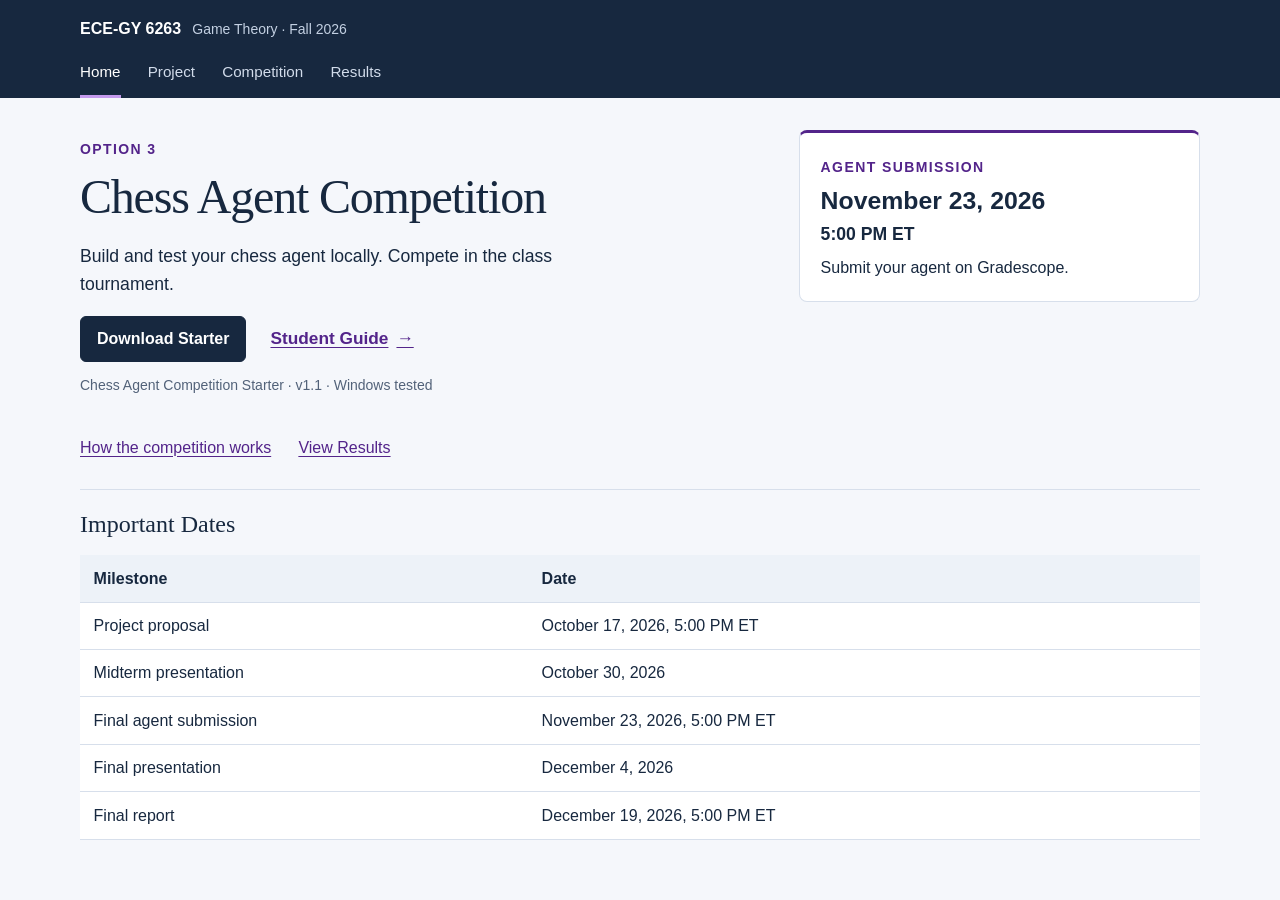
<file: docs/index.html>
<!doctype html>
<html lang="en"><head><meta charset="utf-8"><meta name="viewport" content="width=device-width, initial-scale=1">
<meta name="description" content="ECE-GY 6263 Chess Agent Competition.">
<title>Chess Agent Competition | ECE-GY 6263 Chess</title>
<link rel="stylesheet" href="assets/site.css"></head><body>
<a class="skip-link" href="#main">Skip to content</a>
<header class="site-header"><div class="header-inner"><div class="brand"><a href="index.html">ECE-GY 6263</a><span>Game Theory · Fall 2026</span></div><nav aria-label="Main navigation"><a href="index.html" aria-current="page">Home</a><a href="project.html">Project</a><a href="competition.html">Competition</a><a href="results.html">Results</a></nav></div></header>
<main id="main">
<div class="home-top"><section class="home-copy"><span class="eyebrow">Option 3</span>
<h1>Chess Agent Competition</h1>
<p class="lead">Build and test your chess agent locally. Compete in the class tournament.</p>
<div class="actions"><a class="button" href="downloads/Chess_Agent_Competition_Starter_v1.1.zip" download>Download Starter</a><a class="guide-link" href="materials/guide.pdf">Student Guide <span aria-hidden="true">→</span></a></div>
<p class="meta">Chess Agent Competition Starter · v1.1 · Windows tested</p></section>
<aside class="panel deadline"><span class="eyebrow">Agent submission</span><strong>November 23, 2026<span class="deadline-time">5:00 PM ET</span></strong>
<p>Submit your agent on Gradescope.</p></aside></div>
<div class="link-row home-links"><a href="competition.html">How the competition works</a><a href="results.html">View Results</a></div>
<section class="section"><h2>Important Dates</h2>
<div class="table-wrap"><table class="dates"><thead><tr><th scope="col">Milestone</th><th scope="col">Date</th></tr></thead><tbody><tr><td>Project proposal</td><td>October 17, 2026, 5:00 PM ET</td></tr><tr><td>Midterm presentation</td><td>October 30, 2026</td></tr><tr><td>Final agent submission</td><td>November 23, 2026, 5:00 PM ET</td></tr><tr><td>Final presentation</td><td>December 4, 2026</td></tr><tr><td>Final report</td><td>December 19, 2026, 5:00 PM ET</td></tr></tbody></table></div></section>
</main>
</body></html>
</file>
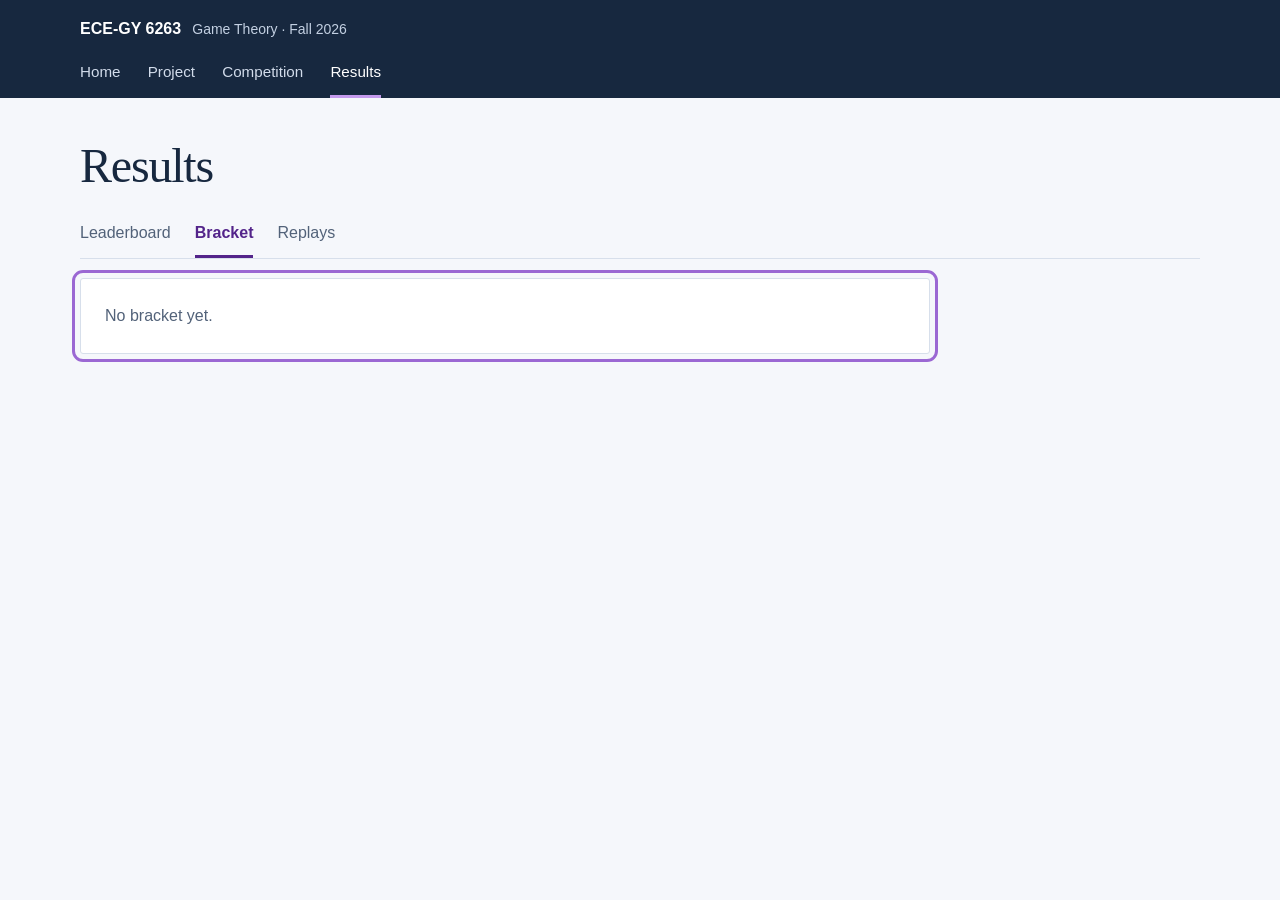
<file: docs/bracket.html>
<!doctype html>
<html lang="en"><head><meta charset="utf-8"><meta name="viewport" content="width=device-width, initial-scale=1">
<meta http-equiv="refresh" content="0;url=results.html#bracket"><title>Bracket</title></head>
<body><a href="results.html#bracket">Bracket</a></body></html>
</file>
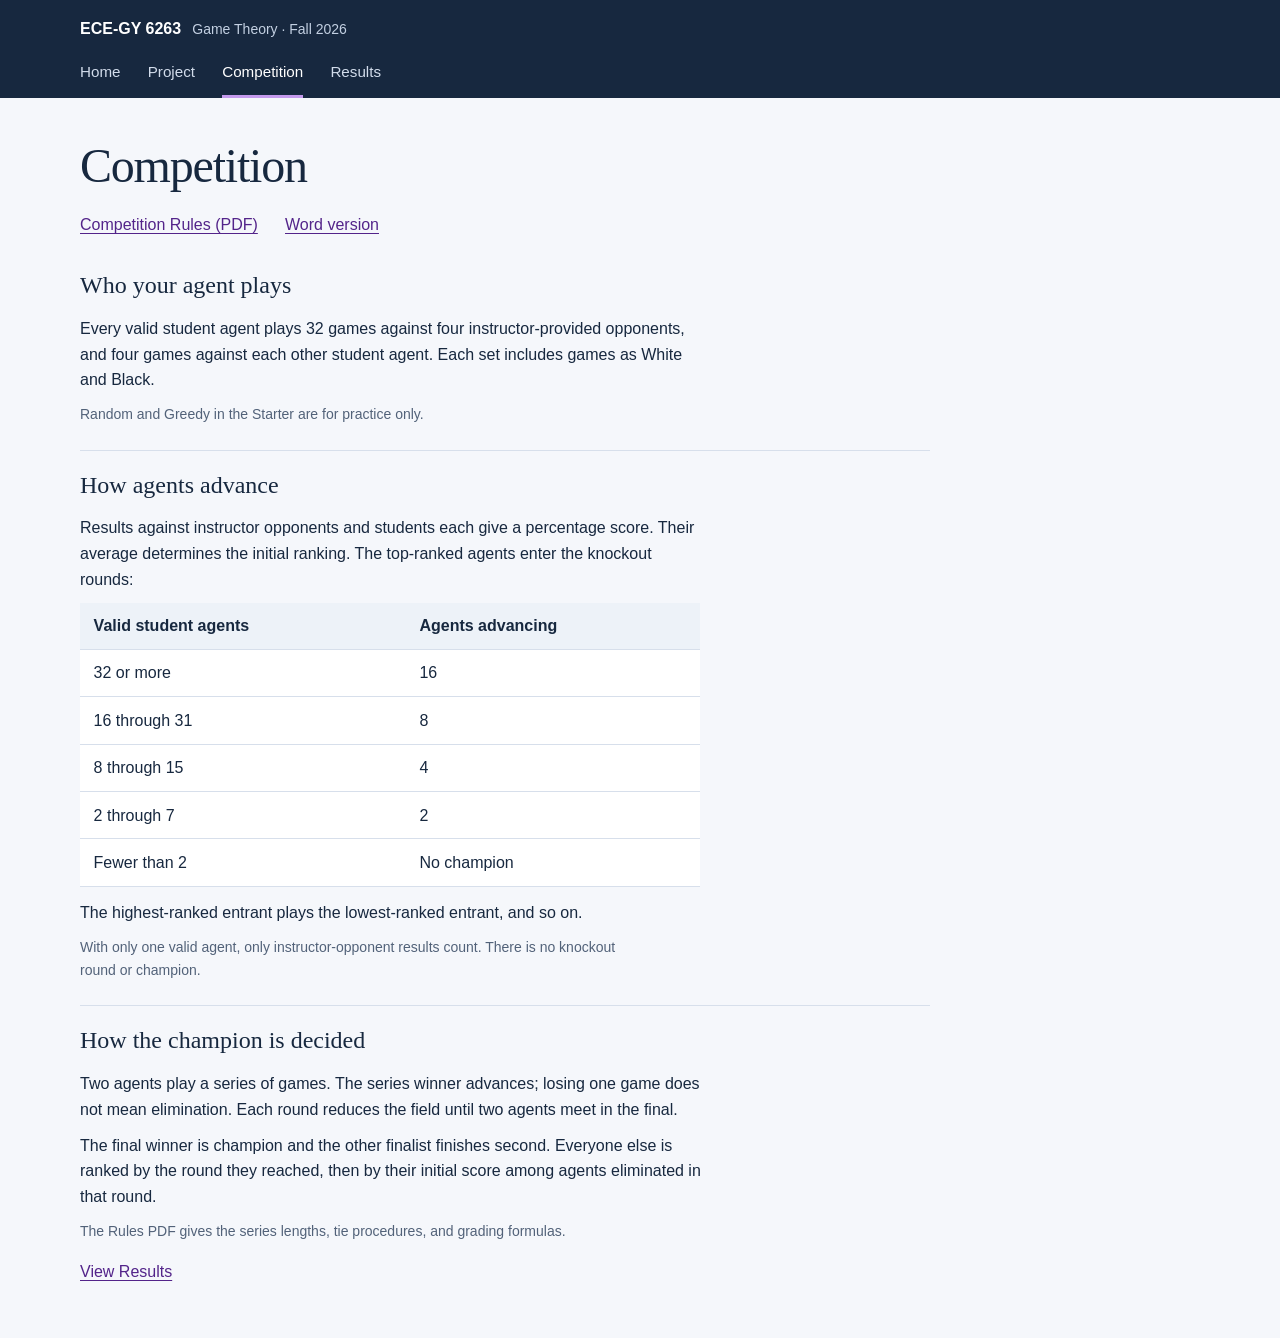
<file: docs/competition.html>
<!doctype html>
<html lang="en"><head><meta charset="utf-8"><meta name="viewport" content="width=device-width, initial-scale=1">
<meta name="description" content="How the class tournament works.">
<title>Competition | ECE-GY 6263 Chess</title>
<link rel="stylesheet" href="assets/site.css"></head><body>
<a class="skip-link" href="#main">Skip to content</a>
<header class="site-header"><div class="header-inner"><div class="brand"><a href="index.html">ECE-GY 6263</a><span>Game Theory · Fall 2026</span></div><nav aria-label="Main navigation"><a href="index.html">Home</a><a href="project.html">Project</a><a href="competition.html" aria-current="page">Competition</a><a href="results.html">Results</a></nav></div></header>
<main id="main">
<div class="content"><h1>Competition</h1>
<div class="link-row rules-links"><a href="materials/rules.pdf">Competition Rules (PDF)</a><a href="materials/rules.docx" download>Word version</a></div>
<section><h2>Who your agent plays</h2>
<p>Every valid student agent plays 32 games against four instructor-provided opponents, and four games against each other student agent. Each set includes games as White and Black.</p>
<p class="meta">Random and Greedy in the Starter are for practice only.</p></section>
<section class="section"><h2>How agents advance</h2>
<p>Results against instructor opponents and students each give a percentage score. Their average determines the initial ranking. The top-ranked agents enter the knockout rounds:</p>
<div class="table-wrap"><table class="entry-table"><thead><tr><th scope="col">Valid student agents</th><th scope="col">Agents advancing</th></tr></thead><tbody><tr><td>32 or more</td><td>16</td></tr><tr><td>16 through 31</td><td>8</td></tr><tr><td>8 through 15</td><td>4</td></tr><tr><td>2 through 7</td><td>2</td></tr><tr><td>Fewer than 2</td><td>No champion</td></tr></tbody></table></div>
<p class="after-table">The highest-ranked entrant plays the lowest-ranked entrant, and so on.</p>
<p class="meta">With only one valid agent, only instructor-opponent results count. There is no knockout round or champion.</p></section>
<section class="section"><h2>How the champion is decided</h2>
<p>Two agents play a series of games. The series winner advances; losing one game does not mean elimination. Each round reduces the field until two agents meet in the final.</p>
<p>The final winner is champion and the other finalist finishes second. Everyone else is ranked by the round they reached, then by their initial score among agents eliminated in that round.</p>
<p class="meta">The Rules PDF gives the series lengths, tie procedures, and grading formulas.</p>
<div class="link-row"><a href="results.html">View Results</a></div></section>
</div></main>
</body></html>
</file>
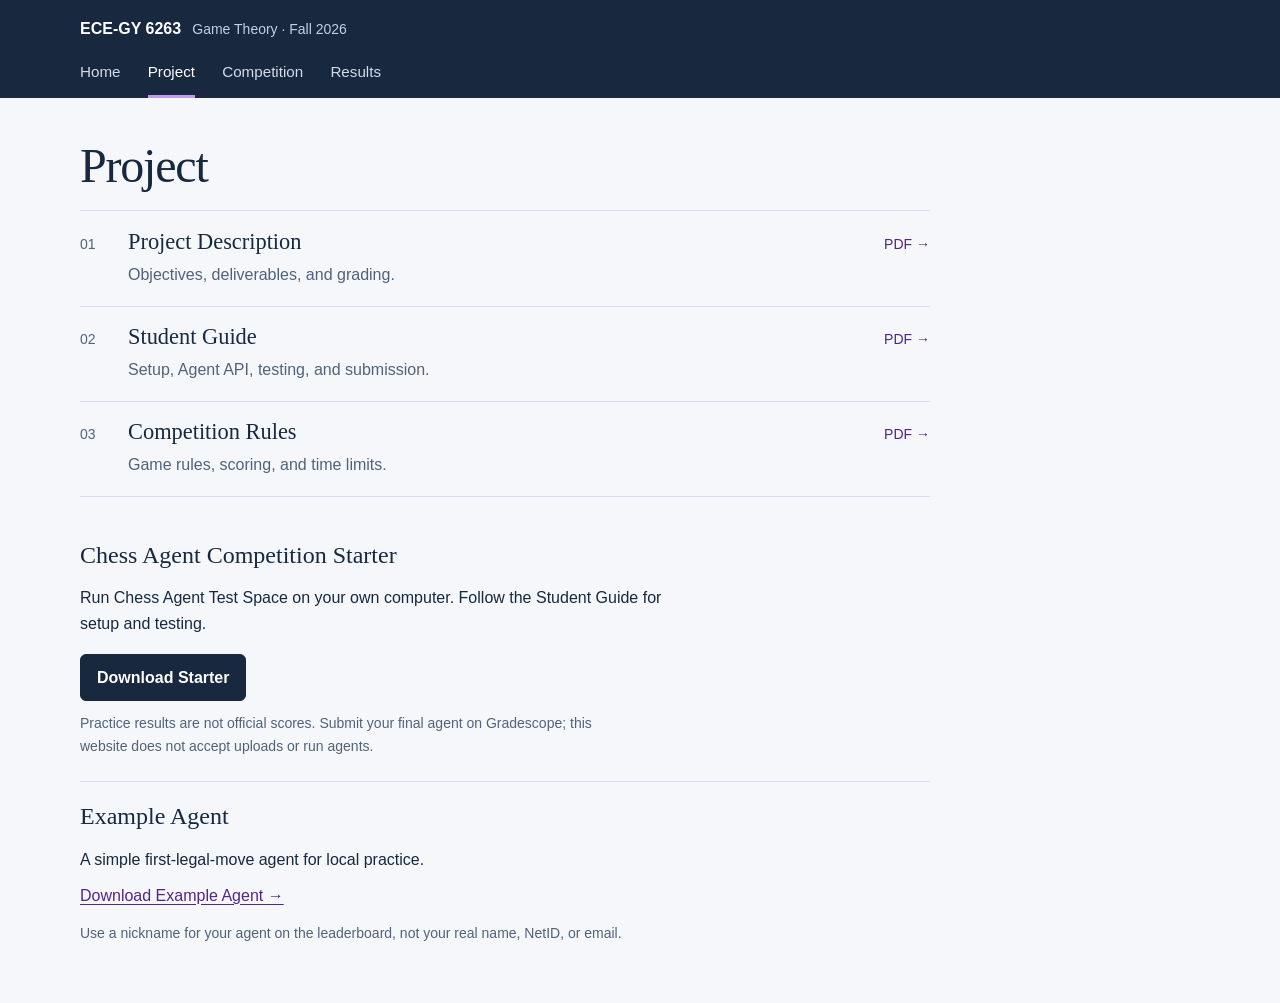
<file: docs/demo.html>
<!doctype html>
<html lang="en"><head><meta charset="utf-8"><meta name="viewport" content="width=device-width, initial-scale=1">
<meta http-equiv="refresh" content="0;url=project.html#demo"><title>Example Agent</title></head>
<body><a href="project.html#demo">Example Agent</a></body></html>
</file>
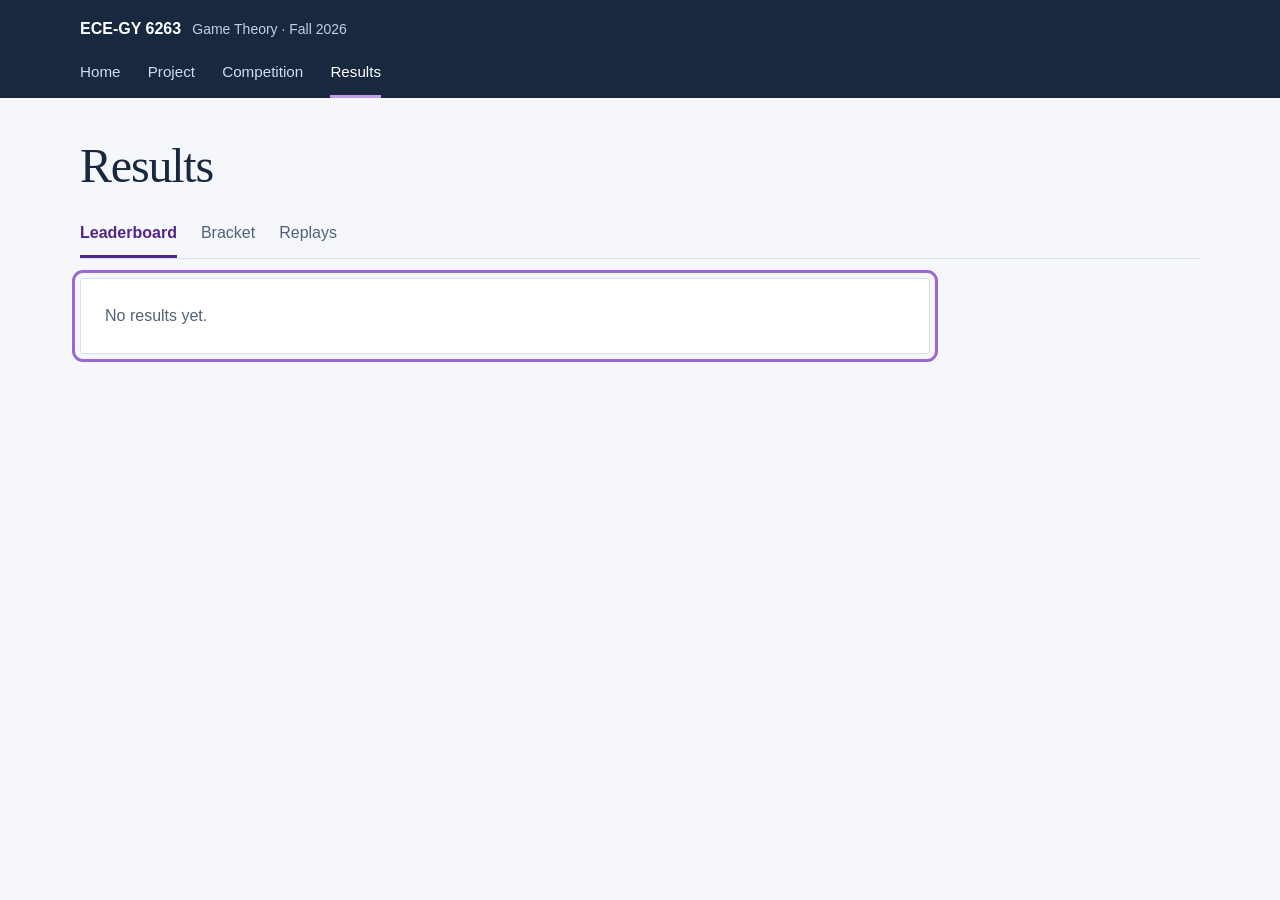
<file: docs/leaderboard.html>
<!doctype html>
<html lang="en"><head><meta charset="utf-8"><meta name="viewport" content="width=device-width, initial-scale=1">
<meta http-equiv="refresh" content="0;url=results.html#leaderboard"><title>Leaderboard</title></head>
<body><a href="results.html#leaderboard">Leaderboard</a></body></html>
</file>
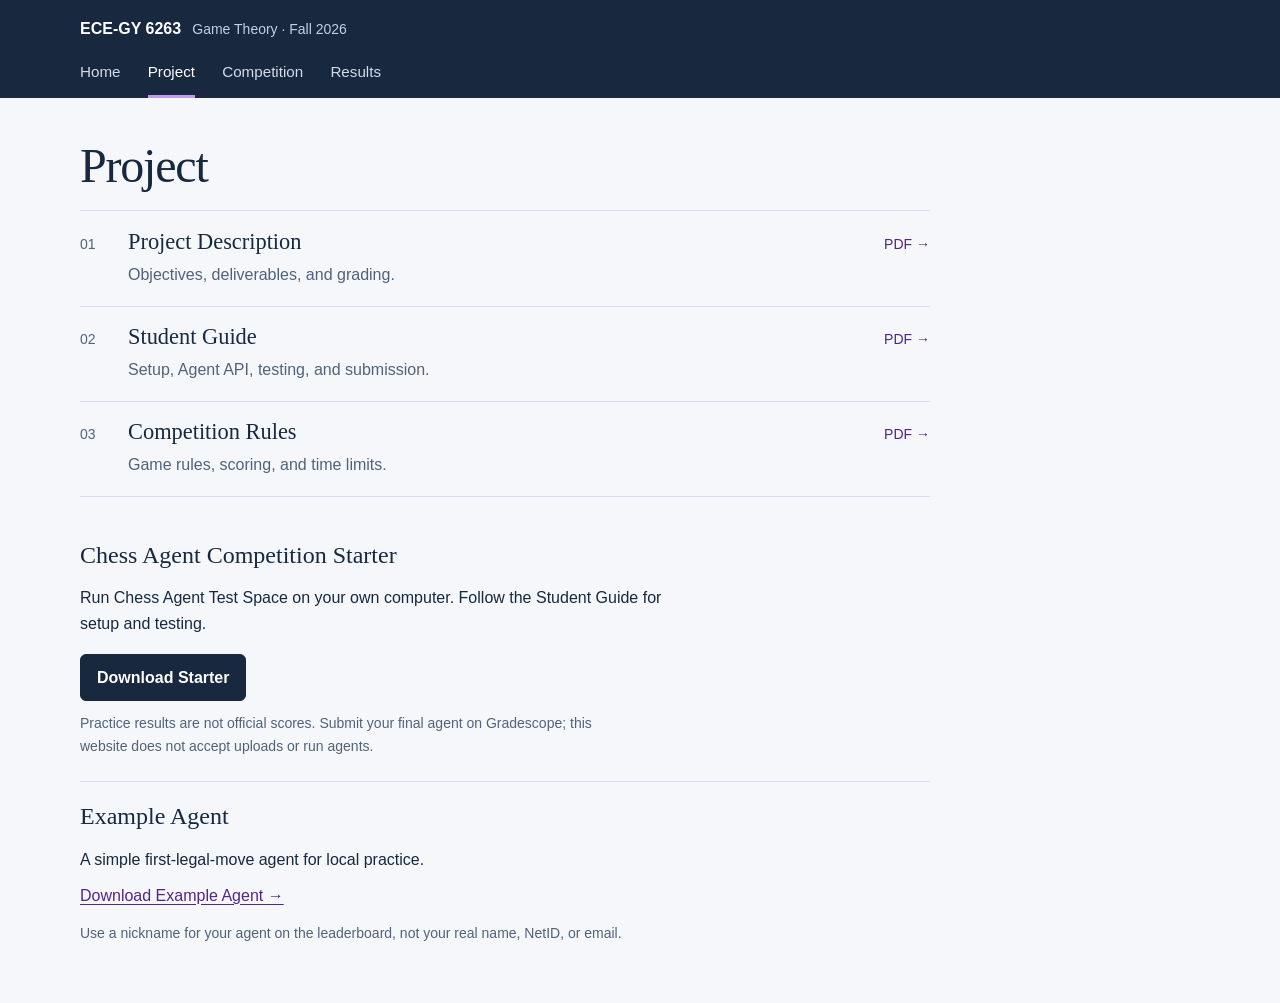
<file: docs/project.html>
<!doctype html>
<html lang="en"><head><meta charset="utf-8"><meta name="viewport" content="width=device-width, initial-scale=1">
<meta name="description" content="Project materials and starter download.">
<title>Project | ECE-GY 6263 Chess</title>
<link rel="stylesheet" href="assets/site.css"></head><body>
<a class="skip-link" href="#main">Skip to content</a>
<header class="site-header"><div class="header-inner"><div class="brand"><a href="index.html">ECE-GY 6263</a><span>Game Theory · Fall 2026</span></div><nav aria-label="Main navigation"><a href="index.html">Home</a><a href="project.html" aria-current="page">Project</a><a href="competition.html">Competition</a><a href="results.html">Results</a></nav></div></header>
<main id="main">
<div class="content"><h1>Project</h1>
<div class="document-list" aria-label="Course materials">
<a class="document-row" href="materials/project.pdf"><span class="document-number" aria-hidden="true">01</span><div><h2>Project Description</h2><p>Objectives, deliverables, and grading.</p></div><span class="document-action">PDF →</span></a>
<a class="document-row" href="materials/guide.pdf"><span class="document-number" aria-hidden="true">02</span><div><h2>Student Guide</h2><p>Setup, Agent API, testing, and submission.</p></div><span class="document-action">PDF →</span></a>
<a class="document-row" href="materials/rules.pdf"><span class="document-number" aria-hidden="true">03</span><div><h2>Competition Rules</h2><p>Game rules, scoring, and time limits.</p></div><span class="document-action">PDF →</span></a>
</div>
<section class="section"><h2>Chess Agent Competition Starter</h2>
<p>Run Chess Agent Test Space on your own computer. Follow the Student Guide for setup and testing.</p>
<div class="actions"><a class="button" href="downloads/Chess_Agent_Competition_Starter_v1.1.zip" download>Download Starter</a></div>
<p class="meta">Practice results are not official scores. Submit your final agent on Gradescope; this website does not accept uploads or run agents.</p></section>
<section class="section" id="demo"><h2>Example Agent</h2><p>A simple first-legal-move agent for local practice.</p>
<a href="downloads/abc123.py" download>Download Example Agent →</a>
<p class="meta example-note">Use a nickname for your agent on the leaderboard, not your real name, NetID, or email.</p></section>
</div></main>
</body></html>
</file>
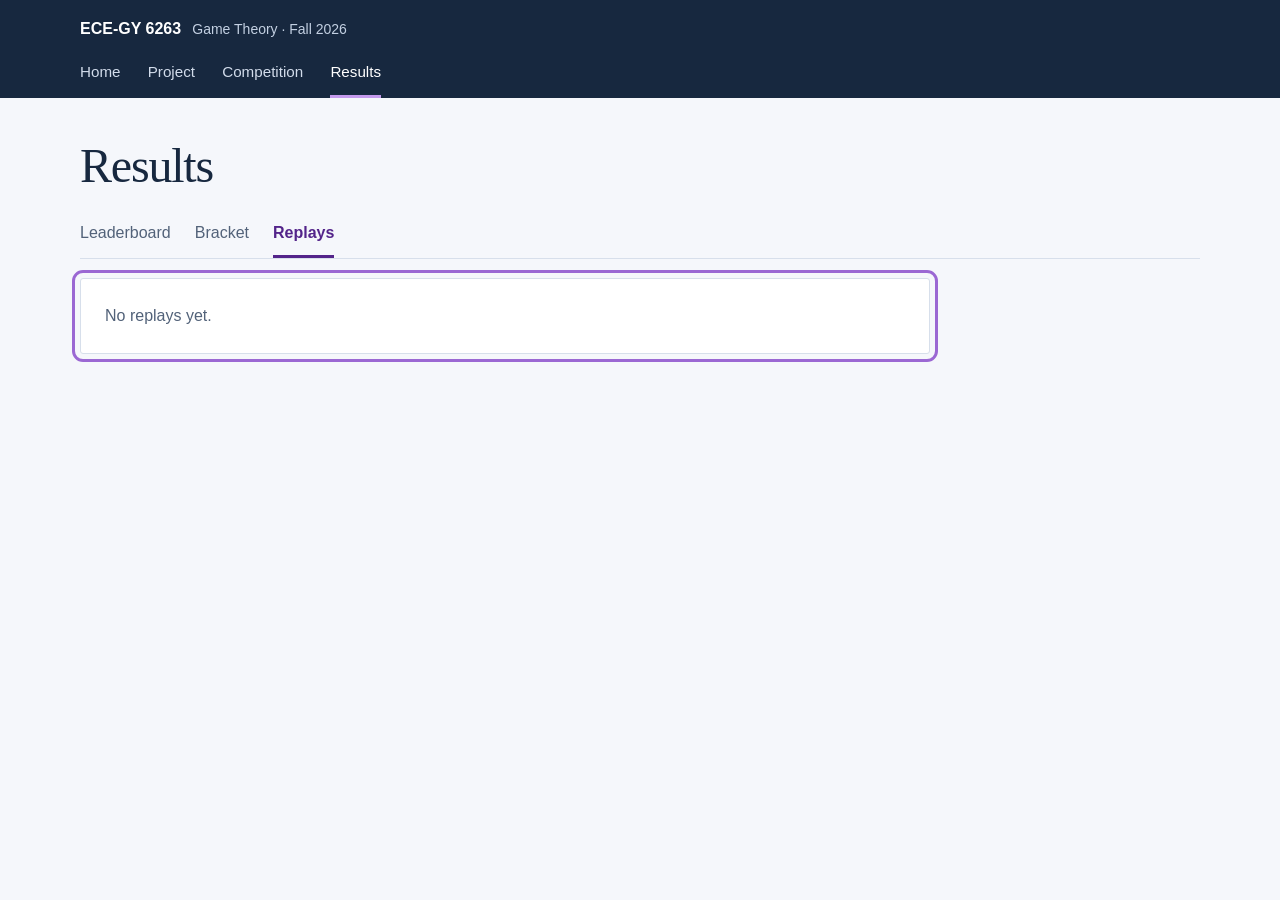
<file: docs/replay.html>
<!doctype html>
<html lang="en"><head><meta charset="utf-8"><meta name="viewport" content="width=device-width, initial-scale=1">
<meta http-equiv="refresh" content="0;url=results.html#replays"><title>Replays</title></head>
<body><a href="results.html#replays">Replays</a></body></html>
</file>
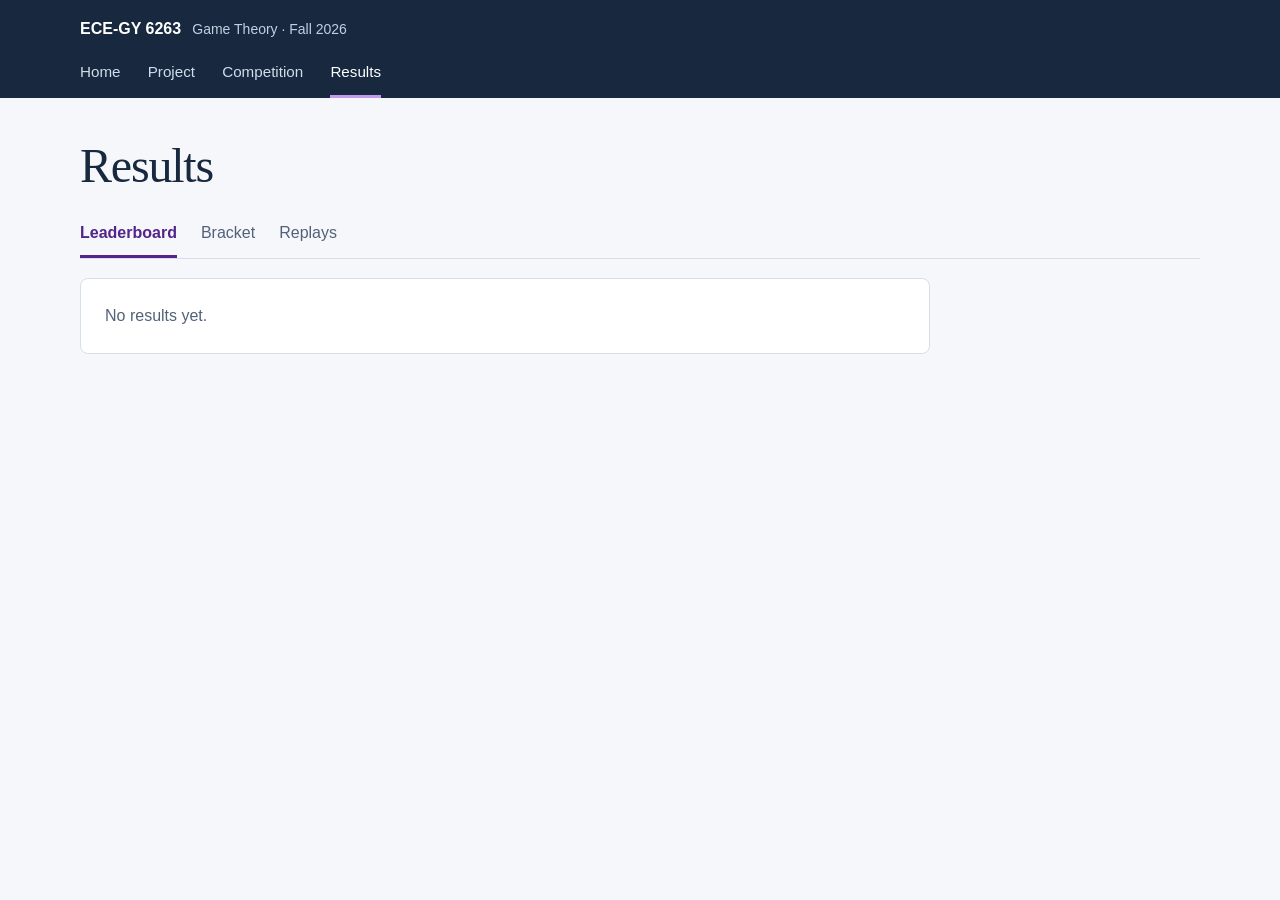
<file: docs/results.html>
<!doctype html>
<html lang="en"><head><meta charset="utf-8"><meta name="viewport" content="width=device-width, initial-scale=1">
<meta name="description" content="Competition results.">
<title>Results | ECE-GY 6263 Chess</title>
<link rel="stylesheet" href="assets/site.css"><script src="assets/results.js" defer></script></head><body>
<a class="skip-link" href="#main">Skip to content</a>
<header class="site-header"><div class="header-inner"><div class="brand"><a href="index.html">ECE-GY 6263</a><span>Game Theory · Fall 2026</span></div><nav aria-label="Main navigation"><a href="index.html">Home</a><a href="project.html">Project</a><a href="competition.html">Competition</a><a href="results.html" aria-current="page">Results</a></nav></div></header>
<main id="main">
<h1>Results</h1><div class="result-tabs" role="tablist" aria-label="Results"><a href="#leaderboard" id="tab-leaderboard" role="tab" aria-controls="leaderboard" aria-selected="true" tabindex="0">Leaderboard</a><a href="#bracket" id="tab-bracket" role="tab" aria-controls="bracket" aria-selected="false" tabindex="-1">Bracket</a><a href="#replays" id="tab-replays" role="tab" aria-controls="replays" aria-selected="false" tabindex="-1">Replays</a></div>
<section id="leaderboard" class="panel result-panel" role="tabpanel" aria-labelledby="tab-leaderboard" tabindex="0"><p>No results yet.</p></section><section id="bracket" class="panel result-panel" role="tabpanel" aria-labelledby="tab-bracket" tabindex="0"><p>No bracket yet.</p></section><section id="replays" class="panel result-panel" role="tabpanel" aria-labelledby="tab-replays" tabindex="0"><p>No replays yet.</p></section>
</main>
</body></html>
</file>
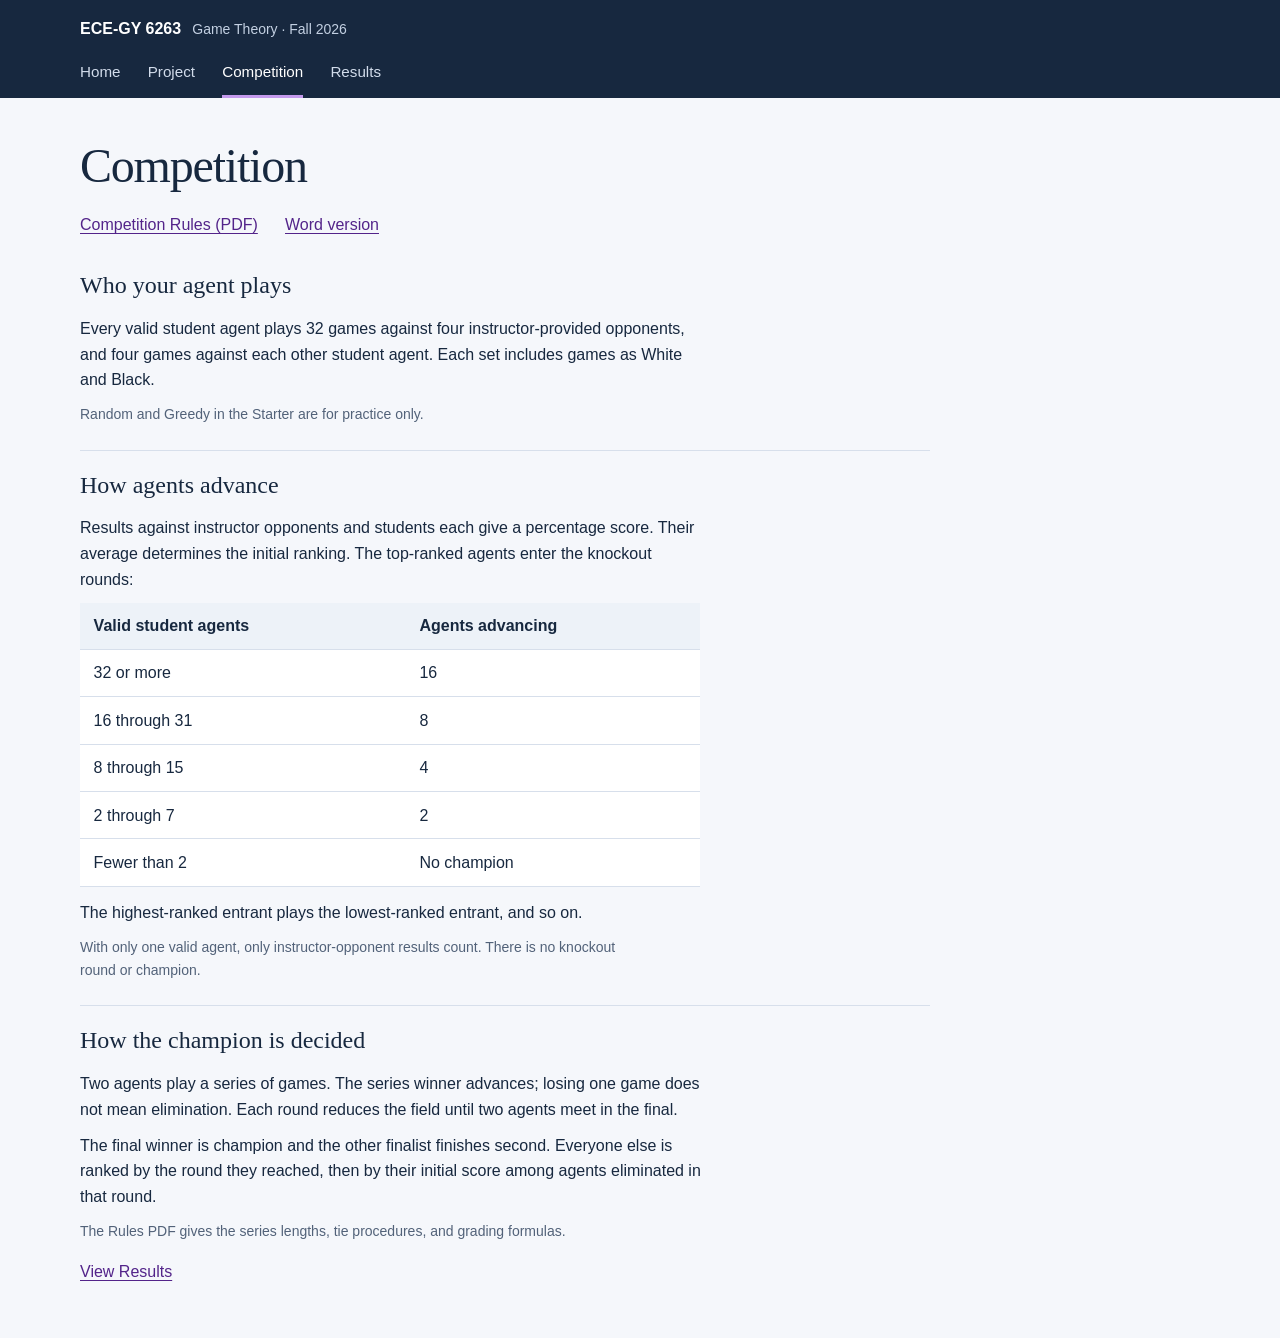
<file: docs/rules.html>
<!doctype html>
<html lang="en"><head><meta charset="utf-8"><meta name="viewport" content="width=device-width, initial-scale=1">
<meta http-equiv="refresh" content="0;url=competition.html"><title>Competition</title></head>
<body><a href="competition.html">Competition</a></body></html>
</file>
<file: docs/assets/site.css>
:root {
  color-scheme: light;
  --ink: #17283f;
  --muted: #526279;
  --accent: #53248a;
  --line: #d7dfeb;
  --page: #f5f7fb;
  --paper: #ffffff;
  font-family: "Segoe UI", Arial, sans-serif;
  font-size: 16px;
  line-height: 1.6;
  background: var(--page);
  color: var(--ink);
}
* { box-sizing: border-box; }
body { margin: 0; }
[hidden] { display: none !important; }
a { color: var(--accent); text-underline-offset: .2em; }
a:hover { text-decoration-thickness: 2px; }
a:focus-visible, [tabindex]:focus-visible { outline: 3px solid #9b68d3; outline-offset: 5px; border-radius: 3px; }
.skip-link { position: absolute; top: -5rem; left: 1rem; z-index: 3; background: white; padding: .6rem 1rem; }
.skip-link:focus { top: 1rem; }
.site-header { background: var(--ink); color: white; }
.header-inner, main { width: min(1120px, calc(100% - 3rem)); margin: auto; }
.header-inner { padding: 1rem 0 0; }
.brand { display: flex; align-items: baseline; flex-wrap: wrap; gap: .7rem; }
.brand a { color: white; font-weight: 700; text-decoration: none; }
.brand span { color: #c3d0e2; font-size: .875rem; }
nav { display: flex; flex-wrap: wrap; gap: .15rem 1.7rem; margin-top: .6rem; }
nav a { padding: .55rem 0 .7rem; color: #d2dceb; text-decoration: none; border-bottom: 3px solid transparent; font-size: .95rem; }
nav a[aria-current="page"] { color: white; border-color: #c49aed; }
nav a:hover { color: white; }
main { padding: 2rem 0 3rem; }
h1, h2, h3 { line-height: 1.2; }
h1, h2 { font-family: Georgia, "Times New Roman", serif; font-weight: 400; }
h1 { font-size: clamp(2rem, 4.5vw, 3rem); margin: .4rem 0 1rem; letter-spacing: -.025em; }
h2 { font-size: 1.5rem; margin: 0 0 1rem; }
h3 { font-size: 1.1rem; margin: 0 0 .6rem; }
p { margin: 0 0 .65rem; max-width: 70ch; }
.eyebrow { font-size: .875rem; text-transform: uppercase; letter-spacing: .1em; font-weight: 700; color: var(--accent); }
.lead { font-size: 1.1rem; max-width: 49ch; }
.home-top { display: grid; grid-template-columns: 1.7fr 1fr; gap: 2.3rem; align-items: start; }
.home-copy { padding: .35rem 0; }
.actions { display: flex; align-items: center; flex-wrap: wrap; gap: 1rem 1.5rem; margin: 1.1rem 0 .7rem; }
.button { display: inline-flex; justify-content: center; align-items: center; min-height: 44px; padding: .6rem 1rem; border: 1px solid var(--ink); border-radius: 6px; background: var(--ink); color: white; font-weight: 650; text-decoration: none; text-align: center; }
.button:hover { background: #29415e; }
.guide-link { display: inline-flex; align-items: center; gap: .5rem; min-height: 44px; font-size: 1.08rem; font-weight: 650; }
.meta { color: var(--muted); font-size: .875rem; }
.panel { background: var(--paper); border: 1px solid var(--line); border-radius: 8px; padding: 1.3rem; min-width: 0; }
.deadline { border-top: 3px solid var(--accent); }
.deadline strong { font-size: 1.55rem; display: block; margin: .3rem 0 .6rem; line-height: 1.3; }
.deadline-time { display: block; font-size: 1.1rem; margin-top: .35rem; }
.panel p:last-child { margin-bottom: 0; }
.section { margin-top: 1.5rem; padding-top: 1.25rem; border-top: 1px solid var(--line); }
.content { max-width: 850px; }
.link-row { display: flex; flex-wrap: wrap; gap: .6rem 1.7rem; margin-top: .75rem; }
.link-row a { display: inline-flex; align-items: center; min-height: 36px; }
.home-links { margin-top: 1.1rem; }
.rules-links { margin: -.2rem 0 1.75rem; }
.example-note { margin-top: .85rem; }
.entry-table { max-width: 620px; }
.document-list { border-top: 1px solid var(--line); }
.document-list + .section { border-top: 0; }
.document-row { display: grid; grid-template-columns: 2rem minmax(0, 1fr) auto; align-items: start; gap: 1rem; padding: 1.1rem 0; border-bottom: 1px solid var(--line); color: var(--ink); text-decoration: none; }
.document-row h2 { font-size: 1.4rem; margin: 0 0 .4rem; }
.document-row p { color: var(--muted); margin: 0; }
.document-row:hover h2 { color: var(--accent); text-decoration: underline; text-underline-offset: .2em; }
.document-number { color: var(--muted); font-size: .875rem; padding-top: .25rem; }
.document-action { color: var(--accent); font-size: .875rem; white-space: nowrap; padding-top: .25rem; }
code { font-family: Consolas, "Courier New", monospace; font-size: .94em; overflow-wrap: anywhere; }
.table-wrap { max-width: 100%; overflow-x: auto; }
table { width: 100%; border-collapse: collapse; background: white; }
th, td { text-align: left; padding: .65rem .85rem; border-bottom: 1px solid var(--line); vertical-align: top; }
th { background: #edf2f8; font-weight: 650; }
.dates td:first-child { width: 40%; }
.after-table { margin-top: .85rem; }
.result-tabs { display: flex; gap: 1.5rem; flex-wrap: wrap; border-bottom: 1px solid var(--line); margin: .75rem 0 1.2rem; }
.result-tabs a { padding: .6rem 0; border-bottom: 3px solid transparent; text-decoration: none; color: var(--muted); min-height: 44px; }
.result-tabs a[aria-selected="true"] { color: var(--accent); border-color: var(--accent); font-weight: 650; }
.result-panel { max-width: 850px; padding: 1.5rem; color: var(--muted); }
@media (max-width: 760px) {
  .home-top { grid-template-columns: 1fr; gap: 1rem; }
  main { padding-top: 1.4rem; }
}
@media (max-width: 440px) {
  .header-inner, main { width: calc(100% - 2rem); }
  nav { column-gap: 1.3rem; }
  nav a { font-size: .875rem; }
  .panel { padding: 1.1rem; }
  .document-row { grid-template-columns: 1.4rem minmax(0, 1fr); gap: .7rem; }
  .document-action { grid-column: 2; padding: 0; }
  th, td { padding: .6rem .5rem; }
}
</file>
